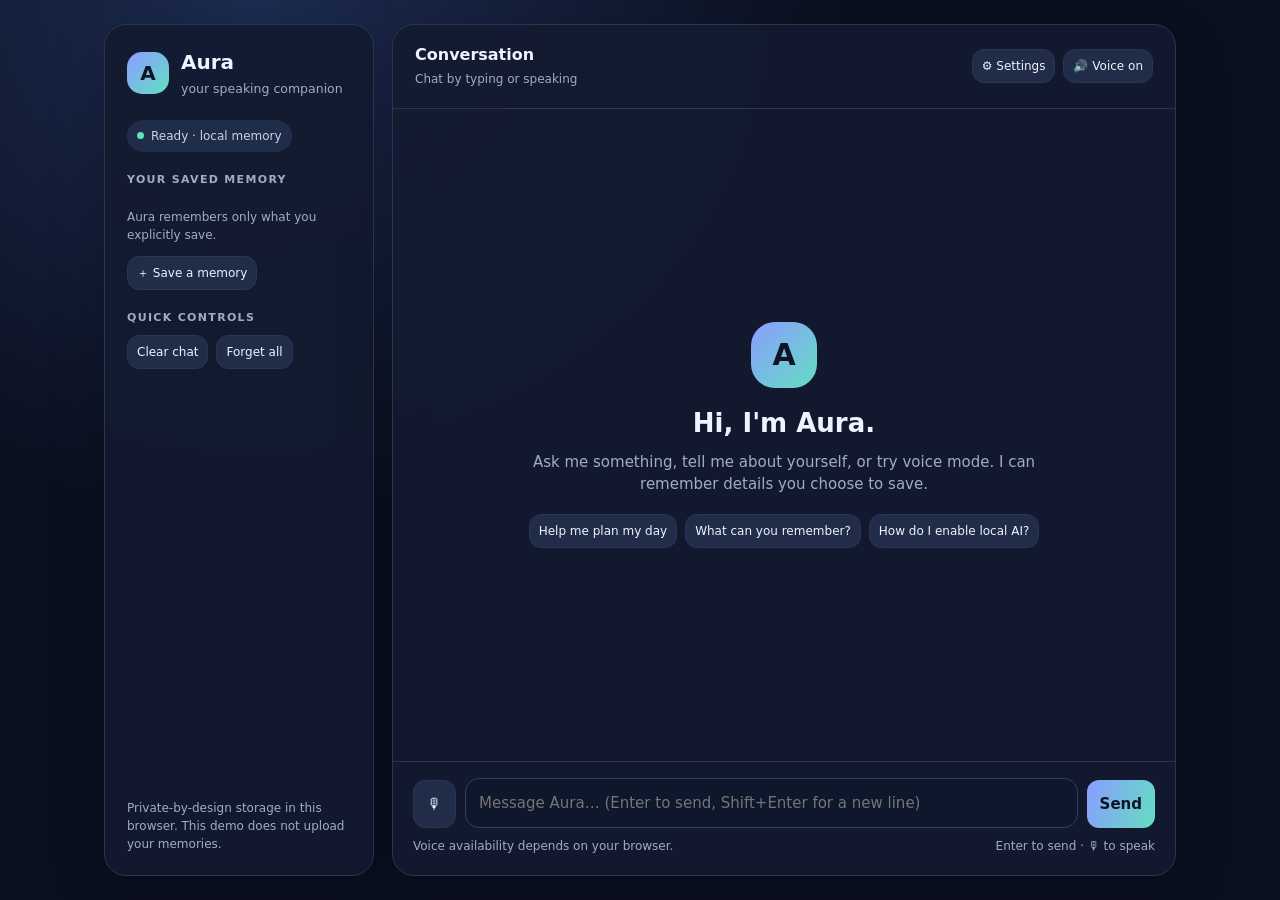
<file: aura-ai-assistant/index.html>
<!doctype html>
<html lang="en">
<head>
<meta charset="utf-8"><meta name="viewport" content="width=device-width,initial-scale=1">
<meta name="theme-color" content="#101526"><meta name="description" content="Aura — a simple voice and chat assistant with user-controlled memory and optional local AI.">
<title>Aura — Speaking AI Assistant</title>
<style>
:root{color-scheme:dark;--bg:#0b1020;--panel:#131b30;--panel2:#19243d;--line:#283654;--text:#eef3ff;--muted:#9eacc7;--accent:#8b9cff;--accent2:#63dfc2;--danger:#ff9eaa}
*{box-sizing:border-box}body{margin:0;background:radial-gradient(ellipse at 20% 0%,#1c2b50 0,transparent 40%),var(--bg);color:var(--text);font:15px/1.5 Inter,ui-sans-serif,system-ui,-apple-system,Segoe UI,sans-serif;min-height:100vh}
.app{max-width:1120px;margin:auto;padding:24px;display:grid;grid-template-columns:270px 1fr;gap:18px;min-height:100vh}
.side,.main{background:rgba(19,27,48,.92);border:1px solid var(--line);border-radius:22px;box-shadow:0 18px 60px #0003}
.side{padding:22px;display:flex;flex-direction:column;gap:20px}.brand{display:flex;align-items:center;gap:12px}.orb{width:42px;height:42px;border-radius:15px;background:linear-gradient(135deg,#8b9cff,#63dfc2);display:grid;place-items:center;color:#101526;font-weight:900;font-size:20px}.brand h1{font-size:20px;margin:0}.brand small{color:var(--muted)}
.pill{display:inline-flex;align-items:center;gap:7px;padding:7px 10px;border-radius:99px;background:#202d49;color:#c7d2ec;font-size:12px;width:max-content}.dot{width:7px;height:7px;border-radius:50%;background:var(--accent2)}
.section-title{font-size:11px;text-transform:uppercase;letter-spacing:.12em;color:var(--muted);font-weight:700;margin:0 0 8px}.memory-list{display:flex;flex-direction:column;gap:8px;max-height:34vh;overflow:auto}.memory{background:#1a2540;border:1px solid #2b3a5d;border-radius:12px;padding:10px;font-size:13px;display:flex;gap:8px;align-items:start}.memory span{flex:1;overflow-wrap:anywhere}.memory button{border:0;background:transparent;color:var(--muted);cursor:pointer}
button,input,textarea{font:inherit}.btn{border:1px solid var(--line);background:#202c48;color:var(--text);border-radius:12px;padding:10px 13px;cursor:pointer}.btn:hover{border-color:#7587c8}.btn.primary{background:linear-gradient(110deg,#8b9cff,#63dfc2);color:#0c1424;border:0;font-weight:750}.btn.small{padding:7px 9px;font-size:12px}.hint{color:var(--muted);font-size:12px}.side-foot{margin-top:auto;color:var(--muted);font-size:12px}
.main{display:flex;flex-direction:column;min-height:calc(100vh - 48px);overflow:hidden}.top{padding:18px 22px;border-bottom:1px solid var(--line);display:flex;align-items:center;justify-content:space-between;gap:10px}.top h2{font-size:16px;margin:0}.top-actions{display:flex;gap:8px;flex-wrap:wrap}
.messages{padding:24px;flex:1;overflow:auto;display:flex;flex-direction:column;gap:16px}.welcome{margin:auto;max-width:520px;text-align:center}.welcome .big-orb{margin:0 auto 16px;width:66px;height:66px;border-radius:24px;font-size:30px}.welcome h2{font-size:26px;margin:0 0 8px}.welcome p{color:var(--muted);margin:0 0 18px}.suggestions{display:flex;gap:8px;justify-content:center;flex-wrap:wrap}
.msg{display:flex;gap:10px;max-width:82%;align-items:flex-start}.msg.user{align-self:flex-end;flex-direction:row-reverse}.avatar{width:30px;height:30px;flex:none;border-radius:10px;background:#28385d;display:grid;place-items:center;font-size:12px}.msg.user .avatar{background:#315b59}.bubble{padding:12px 15px;border-radius:16px;background:#1a2540;border:1px solid #2b3a5d;white-space:pre-wrap;overflow-wrap:anywhere}.msg.user .bubble{background:#233a4a;border-color:#345d68}.bubble small{display:block;color:var(--muted);margin-top:7px;font-size:10px}
.composer{padding:16px 20px 20px;border-top:1px solid var(--line)}.compose-row{display:flex;gap:9px;align-items:flex-end}.compose-row textarea{flex:1;resize:none;min-height:48px;max-height:140px;background:#0e172b;border:1px solid #31415f;border-radius:14px;padding:13px;color:var(--text);outline:none}.compose-row textarea:focus,input:focus{border-color:var(--accent)}.compose-row button{height:48px}.compose-foot{display:flex;justify-content:space-between;gap:10px;margin-top:9px;flex-wrap:wrap}
.settings{padding:16px 20px;border-top:1px solid var(--line);display:none;gap:10px;flex-wrap:wrap;background:#10192d}.settings.open{display:flex}.settings label{font-size:12px;color:var(--muted);display:flex;flex-direction:column;gap:5px;flex:1;min-width:180px}.settings input{background:#0b1325;color:var(--text);border:1px solid var(--line);border-radius:10px;padding:9px}
@media(max-width:760px){.app{grid-template-columns:1fr;padding:10px;gap:10px}.side{order:2}.main{min-height:75vh;order:1}.memory-list{max-height:140px}.side-foot{margin-top:0}.msg{max-width:94%}.messages{padding:16px}.top{padding:14px}}
</style></head>
<body><div class="app">
<aside class="side">
 <div class="brand"><div class="orb">A</div><div><h1>Aura</h1><small>your speaking companion</small></div></div>
 <div class="pill"><i class="dot"></i><span id="modeLabel">Ready · local memory</span></div>
 <div><p class="section-title">Your saved memory</p><div class="memory-list" id="memoryList"></div><p class="hint" id="memoryEmpty">Aura remembers only what you explicitly save.</p><button class="btn small" id="addMemory">＋ Save a memory</button></div>
 <div><p class="section-title">Quick controls</p><div style="display:flex;gap:8px;flex-wrap:wrap"><button class="btn small" id="clearChat">Clear chat</button><button class="btn small" id="forgetAll">Forget all</button></div></div>
 <div class="side-foot">Private-by-design storage in this browser. This demo does not upload your memories.</div>
</aside>
<main class="main">
 <header class="top"><div><h2>Conversation</h2><span class="hint">Chat by typing or speaking</span></div><div class="top-actions"><button class="btn small" id="settingsBtn">⚙ Settings</button><button class="btn small" id="voiceToggle">🔊 Voice on</button></div></header>
 <section class="messages" id="messages"><div class="welcome" id="welcome"><div class="orb big-orb">A</div><h2>Hi, I'm Aura.</h2><p>Ask me something, tell me about yourself, or try voice mode. I can remember details you choose to save.</p><div class="suggestions"><button class="btn small suggestion">Help me plan my day</button><button class="btn small suggestion">What can you remember?</button><button class="btn small suggestion">How do I enable local AI?</button></div></div></section>
 <section class="settings" id="settings">
  <label>Local AI endpoint (Ollama-compatible)<input id="endpoint" value="http://localhost:11434/api/chat" placeholder="http://localhost:11434/api/chat"></label>
  <label>Model name<input id="model" value="llama3.2" placeholder="llama3.2"></label>
  <button class="btn small" id="saveSettings">Save settings</button>
  <span class="hint" style="flex-basis:100%">For generative AI without a paid API key, run Ollama on your own computer and keep it running. Browser access may require allowing this site's origin in Ollama's CORS settings. Without a local model, Aura uses a simple offline fallback.</span>
 </section>
 <footer class="composer"><div class="compose-row"><button class="btn" id="micBtn" title="Speak">🎙</button><textarea id="input" rows="1" placeholder="Message Aura… (Enter to send, Shift+Enter for a new line)"></textarea><button class="btn primary" id="send">Send</button></div><div class="compose-foot"><span class="hint" id="status">Voice availability depends on your browser.</span><span class="hint">Enter to send · 🎙 to speak</span></div></footer>
</main></div>
<script>
const $=id=>document.getElementById(id);
const state={messages:[],memory:JSON.parse(localStorage.getItem('aura_memory')||'[]'),voice:true,endpoint:localStorage.getItem('aura_endpoint')||'http://localhost:11434/api/chat',model:localStorage.getItem('aura_model')||'llama3.2'};
$('endpoint').value=state.endpoint;$('model').value=state.model;
function persist(){localStorage.setItem('aura_memory',JSON.stringify(state.memory));renderMemory()}
function renderMemory(){$('memoryList').innerHTML='';$('memoryEmpty').style.display=state.memory.length?'none':'block';state.memory.forEach((m,i)=>{const el=document.createElement('div');el.className='memory';const s=document.createElement('span');s.textContent=m;const b=document.createElement('button');b.textContent='×';b.title='Forget';b.onclick=()=>{state.memory.splice(i,1);persist()};el.append(s,b);$('memoryList').append(el)})}
function addMsg(role,text){$('welcome').style.display='none';const row=document.createElement('div');row.className='msg '+role;const av=document.createElement('div');av.className='avatar';av.textContent=role==='user'?'You':'A';const bubble=document.createElement('div');bubble.className='bubble';bubble.textContent=text;row.append(av,bubble);$('messages').append(row);$('messages').scrollTop=$('messages').scrollHeight;state.messages.push({role:role==='user'?'user':'assistant',content:text});return bubble}
function speak(text){if(!state.voice||!('speechSynthesis'in window))return;speechSynthesis.cancel();const u=new SpeechSynthesisUtterance(text);u.rate=1;u.pitch=1; speechSynthesis.speak(u)}
function localReply(q){const s=q.toLowerCase();if(s.includes('remember')||s.includes('memory'))return state.memory.length?'Here is what I have saved because you asked me to remember:\n• '+state.memory.join('\n• '):'I have no saved memories yet. Use “Save a memory” to teach me a preference or detail.';if(s.includes('plan my day'))return 'I can help. Tell me your top priorities, any appointments, and when you want to finish work.';if(s.includes('local ai')||s.includes('ollama'))return 'To enable generative local AI: install Ollama on your computer, download a model such as llama3.2, start the Ollama service, then keep the endpoint and model name in Settings. Your browser must be able to reach your local Ollama server.';if(s.startsWith('my name is ')){const v=q.slice(11).trim();if(v&&!state.memory.includes('User name: '+v)){state.memory.push('User name: '+v);persist()}return 'Nice to meet you. I can remember your name in this browser.'}for(const m of state.memory){const parts=m.split(':');if(parts.length>1&&s.includes(parts[0].toLowerCase()))return 'I’ll take your saved note into account: '+m}return 'I’m ready to help. For more capable, open-ended answers, connect a local Ollama model in Settings. I can also remember preferences you explicitly save. What would you like to work on?'}
async function reply(q){$('status').textContent='Aura is thinking…';let answer='';try{const r=await fetch(state.endpoint,{method:'POST',headers:{'Content-Type':'application/json'},body:JSON.stringify({model:state.model,stream:false,messages:[{role:'system',content:'You are Aura, a helpful personal assistant. Use these user-approved memories when relevant: '+state.memory.join('; ')},...state.messages.slice(-12)]})});if(!r.ok)throw Error('Local model not reachable');const d=await r.json();answer=d.message?.content||d.response||'';if(!answer)throw Error('Empty model response');$('modeLabel').textContent='Connected · local model'}catch(e){answer=localReply(q);$('modeLabel').textContent='Offline fallback · local memory'}addMsg('assistant',answer);speak(answer);$('status').textContent='Ready'}
function send(){const q=$('input').value.trim();if(!q)return;$('input').value='';addMsg('user',q);reply(q)}
$('send').onclick=send;$('input').addEventListener('keydown',e=>{if(e.key==='Enter'&&!e.shiftKey){e.preventDefault();send()}});
$('micBtn').onclick=()=>{const SR=window.SpeechRecognition||window.webkitSpeechRecognition;if(!SR){$('status').textContent='Speech recognition is not supported in this browser.';return}const rec=new SR();rec.lang=navigator.language||'en-US';rec.interimResults=false;rec.onstart=()=>$('status').textContent='Listening…';rec.onresult=e=>{$('input').value=e.results[0][0].transcript;send()};rec.onerror=e=>$('status').textContent='Microphone: '+e.error;rec.onend=()=>$('status').textContent='Ready';rec.start()};
$('voiceToggle').onclick=()=>{state.voice=!state.voice;$('voiceToggle').textContent=state.voice?'🔊 Voice on':'🔇 Voice off';if(!state.voice&&'speechSynthesis'in window)speechSynthesis.cancel()};
$('addMemory').onclick=()=>{const m=prompt('What should Aura remember? (Only saved in this browser)');if(m&&m.trim()){state.memory.push(m.trim());persist()}};
$('forgetAll').onclick=()=>{if(confirm('Delete all saved Aura memories from this browser?')){state.memory=[];persist()}};
$('clearChat').onclick=()=>{$('messages').innerHTML='';$('messages').append($('welcome'));$('welcome').style.display='block';state.messages=[]};
$('settingsBtn').onclick=()=>$('settings').classList.toggle('open');
$('saveSettings').onclick=()=>{state.endpoint=$('endpoint').value.trim();state.model=$('model').value.trim()||'llama3.2';localStorage.setItem('aura_endpoint',state.endpoint);localStorage.setItem('aura_model',state.model);$('status').textContent='Settings saved on this browser.'};
document.querySelectorAll('.suggestion').forEach(b=>b.onclick=()=>{$('input').value=b.textContent;send()});
renderMemory();
</script></body></html>
</file>
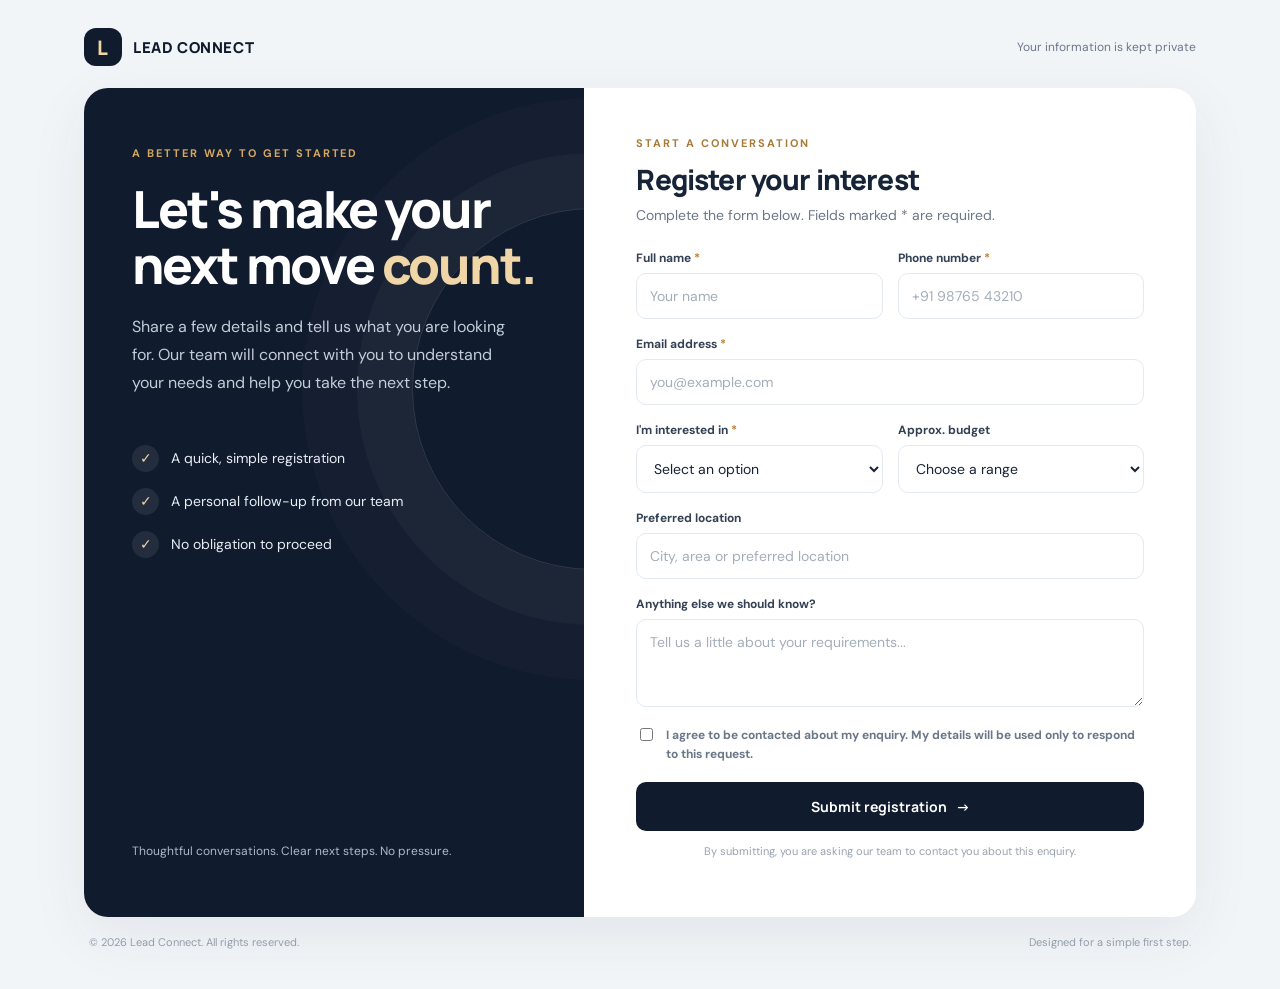
<file: lead-registration/index.html>
<!doctype html>
<html lang="en"><head><meta charset="utf-8"><meta name="viewport" content="width=device-width,initial-scale=1"><meta name="theme-color" content="#101b2d"><title>Lead Connect | Register your interest</title><link rel="preconnect" href="https://fonts.googleapis.com"><link href="https://fonts.googleapis.com/css2?family=DM+Sans:wght@400;500;600;700&family=Manrope:wght@500;600;700;800&display=swap" rel="stylesheet"><style>
:root{--navy:#101b2d;--ink:#172337;--muted:#6b7788;--line:#e4e9ef;--gold:#d6a75e}*{box-sizing:border-box}body{margin:0;background:#f2f5f8;color:var(--ink);font-family:"DM Sans",sans-serif}.shell{max-width:1160px;margin:auto;padding:28px 24px 40px}.top{display:flex;justify-content:space-between;align-items:center;margin-bottom:22px}.brand{display:flex;align-items:center;gap:11px;font:800 15px Manrope;color:var(--navy);letter-spacing:.04em}.mark{width:38px;height:38px;border-radius:12px;background:var(--navy);color:#f0d5a7;display:grid;place-items:center;font-size:20px}.privacy{font-size:12px;color:var(--muted)}.layout{display:grid;grid-template-columns:.9fr 1.1fr;min-height:680px;background:#fff;border-radius:24px;overflow:hidden;box-shadow:0 18px 60px #15253b12}.intro{background:var(--navy);color:#fff;padding:58px 48px;display:flex;flex-direction:column;justify-content:space-between;position:relative;overflow:hidden}.intro:after{content:"";position:absolute;width:360px;height:360px;border:1px solid #ffffff20;border-radius:50%;right:-190px;top:120px;box-shadow:0 0 0 55px #ffffff08,0 0 0 110px #ffffff05}.eyebrow{font-size:11px;font-weight:700;letter-spacing:.18em;text-transform:uppercase;color:var(--gold);position:relative;z-index:1}.intro h1{font:800 clamp(36px,4vw,52px)/1.1 Manrope;margin:20px 0;letter-spacing:-.04em;position:relative;z-index:1}.intro h1 em{color:#f0d5a7;font-style:normal}.intro p{color:#c4ccd8;line-height:1.75;max-width:390px;position:relative;z-index:1}.benefits{display:grid;gap:16px;margin-top:48px;position:relative;z-index:1}.benefit{display:flex;align-items:center;gap:12px;color:#e8edf4;font-size:14px}.check{width:27px;height:27px;border-radius:50%;background:#ffffff15;color:#f0d5a7;display:grid;place-items:center}.note{font-size:12px;color:#aeb9c9;position:relative;z-index:1}.formside{padding:48px 52px;display:flex;flex-direction:column;justify-content:center}.formhead{margin-bottom:26px}.formhead .eyebrow{color:#a77b38}.formhead h2{font:800 28px Manrope;margin:10px 0 8px;letter-spacing:-.03em}.formhead p{color:var(--muted);font-size:14px;margin:0}.fields{display:grid;grid-template-columns:1fr 1fr;gap:17px 15px}.field{display:flex;flex-direction:column;gap:7px}.full{grid-column:1/-1}label{font-size:12px;font-weight:700;color:#344154}label b{color:#c17d2c}.control{width:100%;border:1px solid var(--line);border-radius:10px;padding:13px;font:14px "DM Sans",sans-serif;color:var(--ink);background:#fff;outline:none}.control:focus{border-color:#c79a57;box-shadow:0 0 0 3px #d6a75e22}.control::placeholder{color:#a4adba}textarea.control{resize:vertical;min-height:88px}.consent{display:flex;gap:10px;align-items:flex-start;margin:19px 0;color:var(--muted);font-size:12px;line-height:1.55}.consent input{margin-top:2px;accent-color:var(--navy)}.submit{width:100%;border:0;border-radius:10px;padding:15px;background:var(--navy);color:#fff;font:700 14px Manrope;cursor:pointer}.submit:hover{background:#203653}.submit:disabled{opacity:.6;cursor:wait}.status{display:none;margin-top:14px;padding:13px;border-radius:10px;font-size:13px;line-height:1.5}.success{display:block;background:#eaf6ef;color:#17643e}.error{display:block;background:#fff0ed;color:#9c3526}.fine{text-align:center;color:#98a2af;font-size:11px;margin-top:13px}.hp{position:absolute;left:-5000px}.footer{display:flex;justify-content:space-between;color:#929dab;font-size:11px;padding:18px 5px 0}@media(max-width:850px){.layout{grid-template-columns:1fr}.intro{padding:38px 32px}.intro h1{font-size:40px}.benefits{margin-top:28px}.formside{padding:38px 32px}}@media(max-width:560px){.shell{padding:16px 12px}.intro{padding:32px 25px}.intro h1{font-size:36px}.formside{padding:32px 22px}.fields{grid-template-columns:1fr}.full{grid-column:auto}.footer{flex-direction:column;gap:7px}}
</style></head><body><div class="shell"><header class="top"><div class="brand"><div class="mark">L</div>LEAD CONNECT</div><div class="privacy">Your information is kept private</div></header><main class="layout"><section class="intro"><div><div class="eyebrow">A better way to get started</div><h1>Let's make your next move <em>count.</em></h1><p>Share a few details and tell us what you are looking for. Our team will connect with you to understand your needs and help you take the next step.</p><div class="benefits"><div class="benefit"><span class="check">✓</span>A quick, simple registration</div><div class="benefit"><span class="check">✓</span>A personal follow-up from our team</div><div class="benefit"><span class="check">✓</span>No obligation to proceed</div></div></div><div class="note">Thoughtful conversations. Clear next steps. No pressure.</div></section><section class="formside"><div class="formhead"><div class="eyebrow">Start a conversation</div><h2>Register your interest</h2><p>Complete the form below. Fields marked * are required.</p></div><form id="leadForm"><div class="hp"><label>Leave empty<input name="_honey" tabindex="-1" autocomplete="off"></label></div><div class="fields"><div class="field"><label for="name">Full name <b>*</b></label><input class="control" id="name" name="Full name" placeholder="Your name" autocomplete="name" required maxlength="100"></div><div class="field"><label for="phone">Phone number <b>*</b></label><input class="control" id="phone" name="Phone number" type="tel" placeholder="+91 98765 43210" autocomplete="tel" required maxlength="20"></div><div class="field full"><label for="email">Email address <b>*</b></label><input class="control" id="email" name="Email address" type="email" placeholder="you@example.com" autocomplete="email" required maxlength="150"></div><div class="field"><label for="interest">I'm interested in <b>*</b></label><select class="control" id="interest" name="Interested in" required><option value="">Select an option</option><option>Buying a property</option><option>Selling a property</option><option>Renting a property</option><option>Investment opportunity</option><option>Business enquiry</option><option>Other</option></select></div><div class="field"><label for="budget">Approx. budget</label><select class="control" id="budget" name="Approximate budget"><option value="">Choose a range</option><option>Below INR 25 lakh</option><option>INR 25-50 lakh</option><option>INR 50 lakh-1 crore</option><option>INR 1-2 crore</option><option>INR 2 crore+</option><option>To be discussed</option></select></div><div class="field full"><label for="location">Preferred location</label><input class="control" id="location" name="Preferred location" placeholder="City, area or preferred location" maxlength="120"></div><div class="field full"><label for="message">Anything else we should know?</label><textarea class="control" id="message" name="Message" placeholder="Tell us a little about your requirements..." maxlength="1200"></textarea></div></div><label class="consent"><input type="checkbox" id="consent" required><span>I agree to be contacted about my enquiry. My details will be used only to respond to this request.</span></label><button class="submit" id="submitBtn" type="submit">Submit registration &nbsp; →</button><div id="status" class="status" role="status" aria-live="polite"></div><p class="fine">By submitting, you are asking our team to contact you about this enquiry.</p></form></section></main><footer class="footer"><span>© <span id="year"></span> Lead Connect. All rights reserved.</span><span>Designed for a simple first step.</span></footer></div><script>
document.getElementById("year").textContent=new Date().getFullYear();
const form=document.getElementById("leadForm"),btn=document.getElementById("submitBtn"),statusBox=document.getElementById("status");
form.addEventListener("submit",async e=>{
 e.preventDefault();statusBox.className="status";statusBox.textContent="";
 if(!document.getElementById("consent").checked){statusBox.className="status error";statusBox.textContent="Please confirm that we may contact you.";return;}
 btn.disabled=true;btn.textContent="Sending...";
 const payload=Object.fromEntries(new FormData(form).entries());
 payload._subject="New lead registration - "+(payload["Full name"]||"Website enquiry");
 payload._template="table";payload._url=window.location.href;
 try{
  const res=await fetch("https://formsubmit.co/ajax/magsonfernandes@gmail.com",{method:"POST",headers:{"Content-Type":"application/json","Accept":"application/json"},body:JSON.stringify(payload)});
  const raw=await res.text();let data;
  try{data=JSON.parse(raw);}catch(parseError){throw new Error("The form service returned an unreadable response (HTTP "+res.status+"). Please try again or contact the site administrator.");}
  if(!res.ok||String(data.success).toLowerCase()!=="true")throw new Error(data.message||"The form service rejected the submission (HTTP "+res.status+").");
  statusBox.className="status success";statusBox.textContent="Thank you! Your registration has been submitted. Our team will be in touch soon.";form.reset();
 }catch(err){console.error("Lead form submission failed:",err);statusBox.className="status error";statusBox.textContent=err&&err.message?err.message:"We could not reach the form service. Check your internet connection and try again.";}
 finally{btn.disabled=false;btn.textContent="Submit registration  →";}
});
</script></body></html>
</file>
